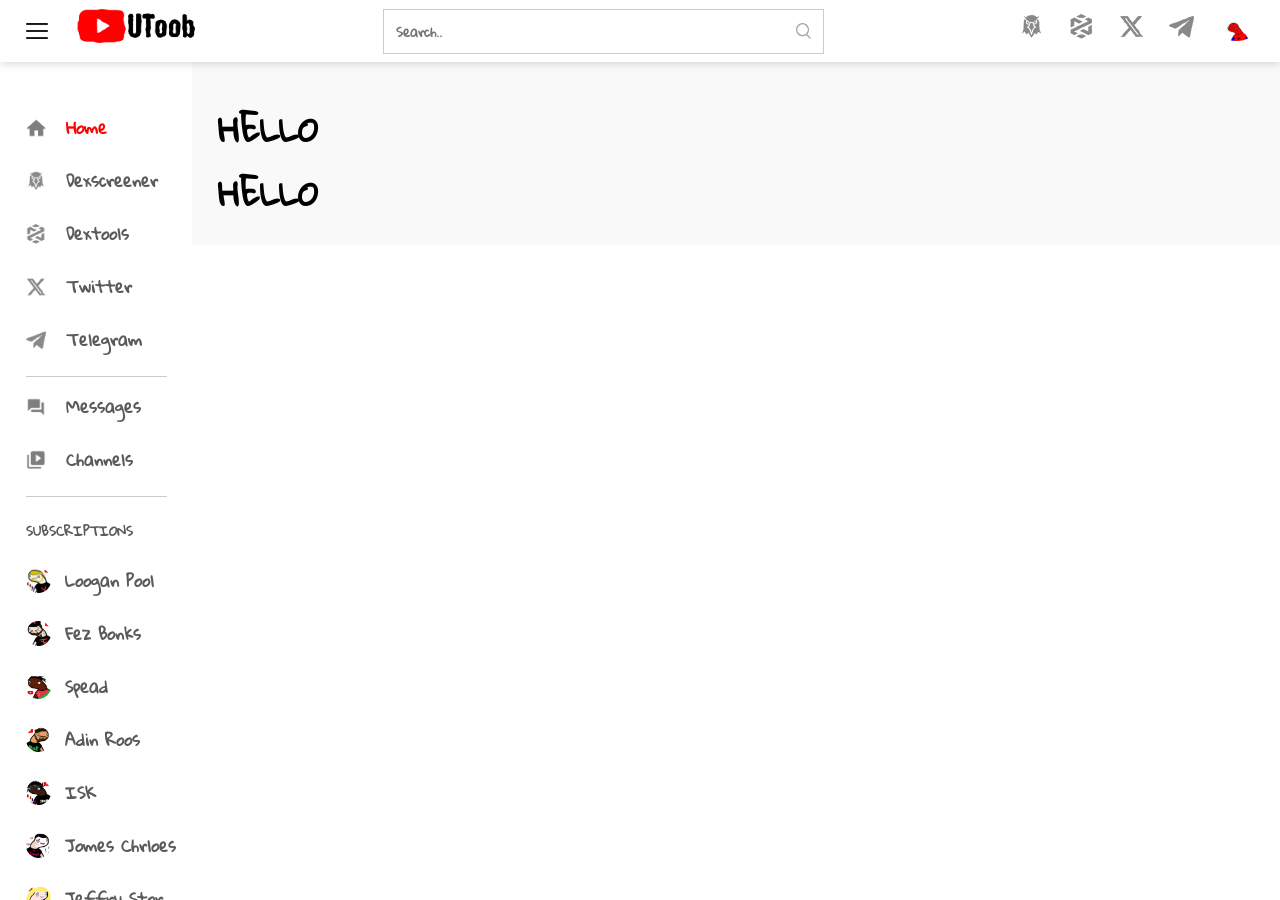
<file: pages/blank.html>
<!DOCTYPE html>
<html lang="en">
<head>
    <meta charset="UTF-8">
    <meta http-equiv="X-UA-Compatible" content="IE=edge">
    <meta name="viewport" content="width=device-width, initial-scale=1.0">
    <link href="https://fonts.googleapis.com/css2?family=Gloria+Hallelujah&display=swap" rel="stylesheet">
    <link rel="stylesheet" href="../css/style.css">
    <title>Utoob</title>
    <link rel="icon" type="image/x-icon" href="../images/favicon.ico">
</head>
<body>
    
    <nav class="flex-div">
        <div class="nav-left flex-div">
            <img src="../images/menu.png" class="menu-icon" alt="" srcset="">
            <a href="../index.html">
                <img src="../images/logo.png" class="logo" alt="" srcset="">
            </a>
        </div>
        <div class="nav-middle flex-div">
           <div class="search-box flex-div">
               <input type="text" placeholder="Search..">
               <img src="../images/search.png" alt="" srcset="">
           </div>
           <!-- <img src="../images/voice-search.png" class="mic-icon" alt="" srcset=""> -->
        </div>
        <div class="nav-right flex-div">
            <a href="https://dexscreener.com/solana/bwt7srkjigjepy1iuq6rj5dynjeivgst58gk8dflvyn3"><img src="../images/dexscreener.png" alt="" srcset=""></a>
            <a href="https://www.dextools.io/app/en/solana/pair-explorer/BWT7srKjiGjepy1iUq6rj5dYNJEivgst58gK8dfLVYn3"><img src="../images/dextools.png" alt="" srcset=""></a>
            <a href="https://twitter.com/UToobCoin"><img src="../images/twitter.png" alt="" srcset=""></a>
            <a href="https://t.me/+YZfCjIgw2Fg1ODlk"><img src="../images/telegram.png" alt="" srcset=""></a>
            </a><img src="../images/spooderpp.png" class="user-icon" alt="" srcset="">
        </div>
    </nav>

    <!-- Side Bar -->

     <div class="sidebar">
         <div class="shortcut-links">
             <a href="../index.html" class="active"><img src="../images/home.png"><p>Home</p></a>
             <a href="https://dexscreener.com/solana/bwt7srkjigjepy1iuq6rj5dynjeivgst58gk8dflvyn3"><img src="../images/dexscreener.png" alt="" srcset=""><p>Dexscreener</p></a>
             <a href="https://www.dextools.io/app/en/solana/pair-explorer/BWT7srKjiGjepy1iUq6rj5dYNJEivgst58gK8dfLVYn3"><img src="../images/dextools.png" alt="" srcset=""><p>Dextools</p></a>
             <a href="https://twitter.com/UToobCoin"><img src="../images/twitter.png" alt="" srcset=""><p>Twitter</p></a>
             <a href="https://t.me/+YZfCjIgw2Fg1ODlk"><img src="../images/telegram.png" alt="" srcset=""><p>Telegram</p></a>
             <hr>
             <a href="messages.html"><img src="../images/messages.png"><p>Messages</p></a>
             <a href="channels.html"><img src="../images/library.png"><p>Channels</p></a>
             <hr>
            </div>
          <div class="subscribed-list">
              <h3>SUBSCRIPTIONS</h3>
              <a href="#"><img src="../images/logan.jpeg"><p>Loogan Pool</p></a>
              <a href="#"><img src="../images/banks.jpeg"><p>Fez Bonks </p></a>
              <a href="#"><img src="../images/speed.jpeg"><p>Spead</p></a>
              <a href="#"><img src="../images/adin.jpeg"><p>Adin Roos</p></a>
              <a href="#"><img src="../images/isk.jpeg"><p>ISK</p></a>
              <a href="#"><img src="../images/james.jpeg"><p>Jomes Chrloes</p></a>
              <a href="#"><img src="../images/jeffStar.jpeg"><p>Jeffry Stor</p></a>
              <a href="#"><img src="../images/sketch.jpeg"><p>Skutch</p></a>
              <a href="#"><img src="../images/mrbeast.jpeg"><p>Mr Boest</p></a>
            
            </div>
        </div>

<!-- Main Body -->
<div class="container">
    
    <div class="list-container">
       
        <h1>HELLO</h1>
        
    </div>


    <h1>HELLO</h1>

</div>


<script src="../side-bar.js"></script>


</body>
</html>
</file>
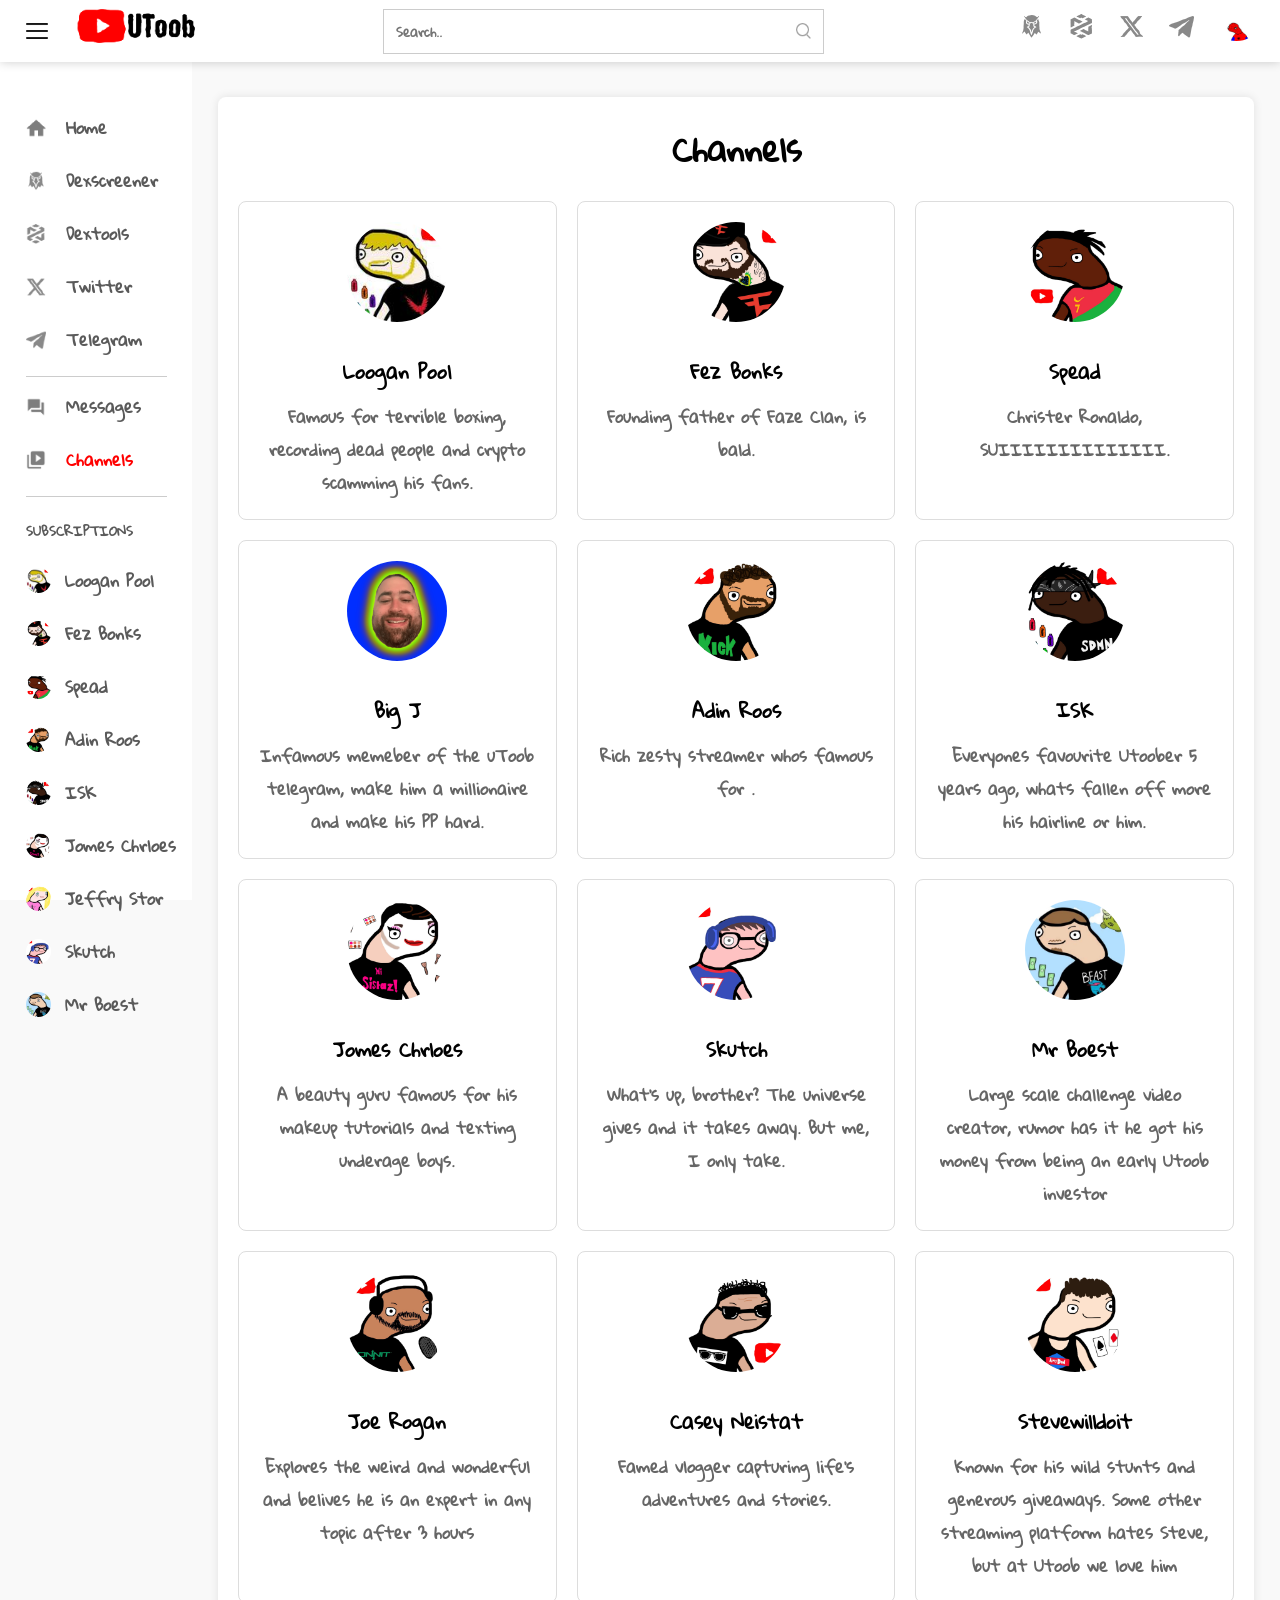
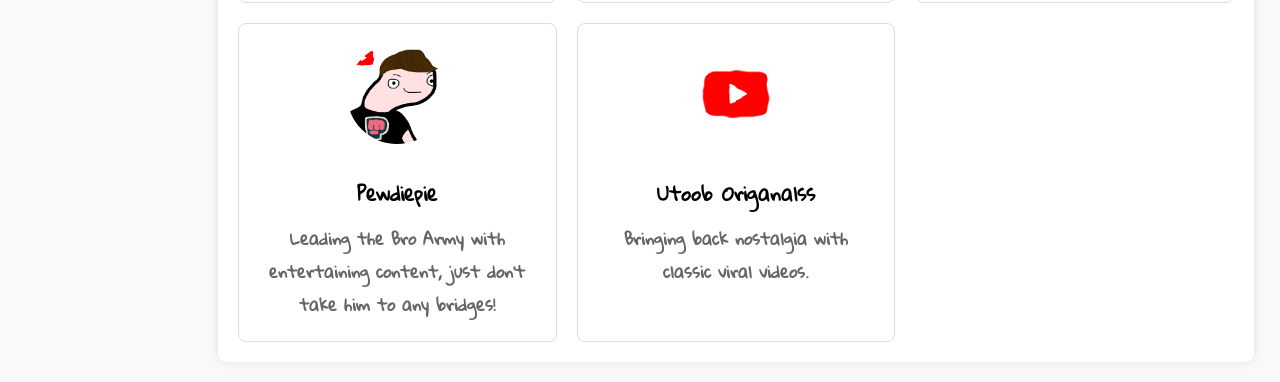
<file: pages/channels.html>
<!DOCTYPE html>
<html lang="en">
<head>
    <meta charset="UTF-8">
    <meta http-equiv="X-UA-Compatible" content="IE=edge">
    <meta name="viewport" content="width=device-width, initial-scale=1.0">
    <link href="https://fonts.googleapis.com/css2?family=Gloria+Hallelujah&display=swap" rel="stylesheet">
    <link rel="stylesheet" href="../css/style.css">
    <title>Utoob</title>
    <link rel="icon" type="image/x-icon" href="../images/favicon.ico">
</head>
<body>
    
    <nav class="flex-div">
        <div class="nav-left flex-div">
            <img src="../images/menu.png" class="menu-icon" alt="" srcset="">
            <a href="../index.html">
                <img src="../images/logo.png" class="logo" alt="" srcset="">
            </a>
        </div>
        <div class="nav-middle flex-div">
           <div class="search-box flex-div">
               <input type="text" placeholder="Search..">
               <img src="../images/search.png" alt="" srcset="">
           </div>
           <!-- <img src="../images/voice-search.png" class="mic-icon" alt="" srcset=""> -->
        </div>
        <div class="nav-right flex-div">
            <a href="https://dexscreener.com/solana/bwt7srkjigjepy1iuq6rj5dynjeivgst58gk8dflvyn3" class="user-links"><img src="../images/dexscreener.png" alt="" srcset=""></a>
            <a href="https://www.dextools.io/app/en/solana/pair-explorer/BWT7srKjiGjepy1iUq6rj5dYNJEivgst58gK8dfLVYn3" class="user-links"><img src="../images/dextools.png" alt="" srcset=""></a>
            <a href="https://twitter.com/UToobCoin" class="user-links"><img src="../images/twitter.png" alt="" srcset=""></a>
            <a href="https://t.me/+YZfCjIgw2Fg1ODlk" class="user-links"><img src="../images/telegram.png" alt="" srcset=""></a>
            </a><img src="../images/spooderpp.png" class="user-icon" alt="" srcset="">
        </div>
    </nav>

    <!-- Side Bar -->

     <div class="sidebar">
         <div class="shortcut-links">
             <a href="../index.html"><img src="../images/home.png"><p>Home</p></a>
             <a href="https://dexscreener.com/solana/bwt7srkjigjepy1iuq6rj5dynjeivgst58gk8dflvyn3"><img src="../images/dexscreener.png" alt="" srcset=""><p>Dexscreener</p></a>
             <a href="https://www.dextools.io/app/en/solana/pair-explorer/BWT7srKjiGjepy1iUq6rj5dYNJEivgst58gK8dfLVYn3"><img src="../images/dextools.png" alt="" srcset=""><p>Dextools</p></a>
             <a href="https://twitter.com/UToobCoin"><img src="../images/twitter.png" alt="" srcset=""><p>Twitter</p></a>
             <a href="https://t.me/+YZfCjIgw2Fg1ODlk"><img src="../images/telegram.png" alt="" srcset=""><p>Telegram</p></a>
             <hr>
             <a href="messages.html"><img src="../images/messages.png"><p>Messages</p></a>
             <a href="channels.html" class="active"><img src="../images/library.png"><p>Channels</p></a>
             <hr>
            </div>
          <div class="subscribed-list">
              <h3>SUBSCRIPTIONS</h3>
              <a href="#"><img src="../images/logan.jpeg"><p>Loogan Pool</p></a>
              <a href="#"><img src="../images/banks.jpeg"><p>Fez Bonks </p></a>
              <a href="#"><img src="../images/speed.jpeg"><p>Spead</p></a>
              <a href="#"><img src="../images/adin.jpeg"><p>Adin Roos</p></a>
              <a href="#"><img src="../images/isk.jpeg"><p>ISK</p></a>
              <a href="#"><img src="../images/james.jpeg"><p>Jomes Chrloes</p></a>
              <a href="#"><img src="../images/jeffStar.jpeg"><p>Jeffry Stor</p></a>
              <a href="#"><img src="../images/sketch.jpeg"><p>Skutch</p></a>
              <a href="#"><img src="../images/mrbeast.jpeg"><p>Mr Boest</p></a>
            
            </div>
        </div>

<!-- Main Body -->
<div class="centred-container">
    
    <div class="list-container">
       
    </div>

    <div class="channels-container">
        <h1>Channels</h1>
        <div class="channels-grid">
            <div class="channels-channel">
                <img src="../images/logan.jpeg" alt="Loogan Pool">
                <h2>Loogan Pool</h2>
                <p>Famous for terrible boxing, recording dead people and crypto scamming his fans.</p>
            </div>
            <div class="channels-channel">
                <img src="../images/banks.jpeg" alt="Fez Bonks">
                <h2>Fez Bonks</h2>
                <p>Founding father of Faze Clan, is bald.</p>
            </div>
            <div class="channels-channel">
                <img src="../images/speed.jpeg" alt="Spead">
                <h2>Spead</h2>
                <p>Christer  Ronaldo, SUIIIIIIIIIIIIII.</p>
            </div>
            <div class="channels-channel">
                <img src="../images/bigJ.png" alt="Big J">
                <h2>Big J</h2>
                <p>Infamous memeber of the uToob telegram, make him a millionaire and make his PP hard.</p>
            </div>
            <div class="channels-channel">
                <img src="../images/adin.jpeg" alt="Adin Roos">
                <h2>Adin Roos</h2>
                <p>Rich zesty streamer whos famous for .</p>
            </div>
            <div class="channels-channel">
                <img src="../images/isk.jpeg" alt="ISK">
                <h2>ISK</h2>
                <p>Everyones favourite Utoober 5 years ago, whats fallen off more his hairline or him.</p>
            </div>
            <div class="channels-channel">
                <img src="../images/james.jpeg" alt="Jomes Chrloes">
                <h2>Jomes Chrloes</h2>
                <p>A beauty guru famous for his makeup tutorials and texting underage boys.</p>
            </div>
            <div class="channels-channel">
                <img src="../images/sketch.jpeg" alt="Skutch">
                <h2>Skutch</h2>
                <p>What's up, brother? The universe gives and it takes away. But me, I only take.</p>
            </div>
            <div class="channels-channel">
                <img src="../images/mrbeast.jpeg" alt="Mr Boest">
                <h2>Mr Boest</h2>
                <p>Large scale challenge video creator, rumor has it he got his money from being an early Utoob investor</p>
            </div>
            <div class="channels-channel">
                <img src="../images/joeRogan.jpg" alt="Joe Rogan">
                <h2>Joe Rogan</h2>
                <p>Explores the weird and wonderful and belives he is an expert in any topic after 3 hours</p>
            </div>
            <div class="channels-channel">
                <img src="../images/casey.jpg" alt="Casey Neistat">
                <h2>Casey Neistat</h2>
                <p>Famed vlogger capturing life's adventures and stories.</p>
            </div>
            <div class="channels-channel">
                <img src="../images/stevewilldoit.jpg" alt="Stevewilldoit">
                <h2>Stevewilldoit</h2>
                <p>Known for his wild stunts and generous giveaways. Some other streaming platform hates Steve, but at Utoob we love him</p>
            </div>
            <div class="channels-channel">
                <img src="../images/pewdiepie.jpg" alt="Pewdiepie">
                <h2>Pewdiepie</h2>
                <p>Leading the Bro Army with entertaining content, just don't take him to any bridges!</p>
            </div>
            <div class="channels-channel">
                <img src="../images/SocialLogo.png" alt="YouTube Originals">
                <h2>Utoob Origanalss</h2>
                <p>Bringing back nostalgia with classic viral videos.</p>
            </div>
        </div>
    </div>

</div>


<script src="../side-bar.js"></script>


</body>
</html>
</file>
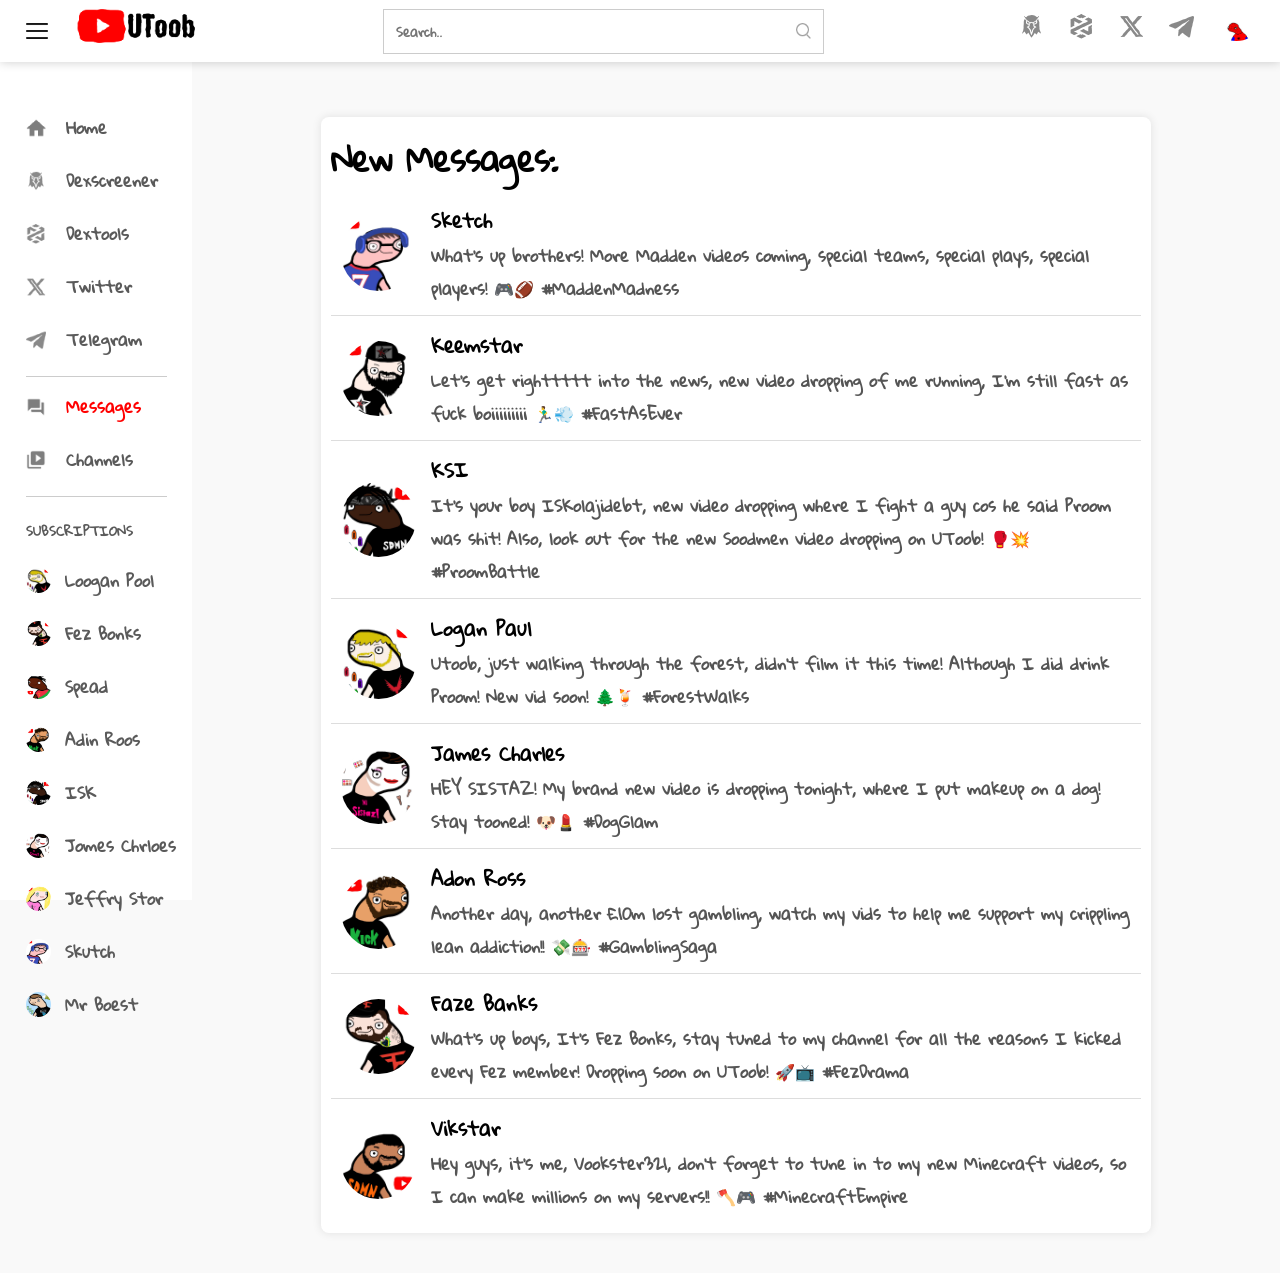
<file: pages/messages.html>
<!DOCTYPE html>
<html lang="en">
<head>
    <meta charset="UTF-8">
    <meta http-equiv="X-UA-Compatible" content="IE=edge">
    <meta name="viewport" content="width=device-width, initial-scale=1.0">
    <link href="https://fonts.googleapis.com/css2?family=Gloria+Hallelujah&display=swap" rel="stylesheet">
    <link rel="stylesheet" href="../css/style.css">
    <title>Utoob</title>
    <link rel="icon" type="image/x-icon" href="../images/favicon.ico">
</head>
<body>
    
    <nav class="flex-div">
        <div class="nav-left flex-div">
            <img src="../images/menu.png" class="menu-icon" alt="" srcset="">
            <a href="../index.html">
                <img src="../images/logo.png" class="logo" alt="" srcset="">
            </a>
        </div>
        <div class="nav-middle flex-div">
           <div class="search-box flex-div">
               <input type="text" placeholder="Search..">
               <img src="../images/search.png" alt="" srcset="">
           </div>
           <!-- <img src="../images/voice-search.png" class="mic-icon" alt="" srcset=""> -->
        </div>
        <div class="nav-right flex-div">
            <a href="https://dexscreener.com/solana/bwt7srkjigjepy1iuq6rj5dynjeivgst58gk8dflvyn3" class="user-links"><img src="../images/dexscreener.png" alt="" srcset=""></a>
            <a href="https://www.dextools.io/app/en/solana/pair-explorer/BWT7srKjiGjepy1iUq6rj5dYNJEivgst58gK8dfLVYn3" class="user-links"><img src="../images/dextools.png" alt="" srcset=""></a>
            <a href="https://twitter.com/UToobCoin" class="user-links"><img src="../images/twitter.png" alt="" srcset=""></a>
            <a href="https://t.me/+YZfCjIgw2Fg1ODlk" class="user-links"><img src="../images/telegram.png" alt="" srcset=""></a>
            </a><img src="../images/spooderpp.png" class="user-icon" alt="" srcset="">
        </div>
    </nav>

    <!-- Side Bar -->

    <div class="sidebar">
        <div class="shortcut-links">
            <a href="../index.html"><img src="../images/home.png"><p>Home</p></a>
            <a href="https://dexscreener.com/solana/bwt7srkjigjepy1iuq6rj5dynjeivgst58gk8dflvyn3"><img src="../images/dexscreener.png" alt="" srcset=""><p>Dexscreener</p></a>
            <a href="https://www.dextools.io/app/en/solana/pair-explorer/BWT7srKjiGjepy1iUq6rj5dYNJEivgst58gK8dfLVYn3"><img src="../images/dextools.png" alt="" srcset=""><p>Dextools</p></a>
            <a href="https://twitter.com/UToobCoin"><img src="../images/twitter.png" alt="" srcset=""><p>Twitter</p></a>
            <a href="https://t.me/+YZfCjIgw2Fg1ODlk"><img src="../images/telegram.png" alt="" srcset=""><p>Telegram</p></a>
            <hr>
            <a href="messages.html" class="active"><img src="../images/messages.png"><p>Messages</p></a>
            <a href="channels.html"><img src="../images/library.png"><p>Channels</p></a>
            <hr>
           </div>
         <div class="subscribed-list">
             <h3>SUBSCRIPTIONS</h3>
             <a href="#"><img src="../images/logan.jpeg"><p>Loogan Pool</p></a>
             <a href="#"><img src="../images/banks.jpeg"><p>Fez Bonks </p></a>
             <a href="#"><img src="../images/speed.jpeg"><p>Spead</p></a>
             <a href="#"><img src="../images/adin.jpeg"><p>Adin Roos</p></a>
             <a href="#"><img src="../images/isk.jpeg"><p>ISK</p></a>
             <a href="#"><img src="../images/james.jpeg"><p>Jomes Chrloes</p></a>
             <a href="#"><img src="../images/jeffStar.jpeg"><p>Jeffry Stor</p></a>
             <a href="#"><img src="../images/sketch.jpeg"><p>Skutch</p></a>
             <a href="#"><img src="../images/mrbeast.jpeg"><p>Mr Boest</p></a>
           
           </div>
       </div>

<!-- Main Body -->
<div class="centred-container">
    <div class="list-container">
        
    </div>
    <div class="notification-center">
        <p class="messages-heading">New Messages:</p>
        <!-- <h1>New Messages:</h1> -->
        <div class="message">
            <img src="../images/sketch.jpeg" alt="Profile Picture" class="profile-pic">
            <div class="message-details">
                <span class="message-name">Sketch</span>
                <span class="message-content">What's up brothers! More Madden videos coming, special teams, special plays, special players! 🎮🏈 #MaddenMadness</span>
            </div>
        </div>
        
        <div class="message">
            <img src="../images/keemstar.jpg" alt="Profile Picture" class="profile-pic">
            <div class="message-details">
                <span class="message-name">Keemstar</span>
                <span class="message-content">Let's get righttttt into the news, new video dropping of me running, I'm still fast as fuck boiiiiiiiii 🏃‍♂️💨 #FastAsEver</span>
            </div>
        </div>
        
        <div class="message">
            <img src="../images/isk.jpeg" alt="Profile Picture" class="profile-pic">
            <div class="message-details">
                <span class="message-name">KSI</span>
                <span class="message-content">It's your boy ISKolajidebt, new video dropping where I fight a guy cos he said Proom was shit! Also, look out for the new Soodmen video dropping on UToob! 🥊💥 #ProomBattle</span>
            </div>
        </div>
        
        <div class="message">
            <img src="../images/logan.jpg" alt="Profile Picture" class="profile-pic">
            <div class="message-details">
                <span class="message-name">Logan Paul</span>
                <span class="message-content">Utoob, just walking through the forest, didn't film it this time! Although I did drink Proom! New vid soon! 🌲🍹 #ForestWalks</span>
            </div>
        </div>
        
        <div class="message">
            <img src="../images/james.jpeg" alt="Profile Picture" class="profile-pic">
            <div class="message-details">
                <span class="message-name">James Charles</span>
                <span class="message-content">HEY SISTAZ! My brand new video is dropping tonight, where I put makeup on a dog! Stay tooned! 🐶💄 #DogGlam</span>
            </div>
        </div>
        
        <div class="message">
            <img src="../images/adin.jpeg" alt="Profile Picture" class="profile-pic">
            <div class="message-details">
                <span class="message-name">Adon Ross</span>
                <span class="message-content">Another day, another £10m lost gambling, watch my vids to help me support my crippling lean addiction!! 💸🎰 #GamblingSaga</span>
            </div>
        </div>
        
        <div class="message">
            <img src="../images/banks.jpeg" alt="Profile Picture" class="profile-pic">
            <div class="message-details">
                <span class="message-name">Faze Banks</span>
                <span class="message-content">What's up boys, It's Fez Bonks, stay tuned to my channel for all the reasons I kicked every Fez member! Dropping soon on UToob! 🚀📺 #FezDrama</span>
            </div>
        </div>
        
        <div class="message">
            <img src="../images/vickstar.jpg" alt="Profile Picture" class="profile-pic">
            <div class="message-details">
                <span class="message-name">Vikstar</span>
                <span class="message-content">Hey guys, it's me, Vookster321, don't forget to tune in to my new Minecraft videos, so I can make millions on my servers!! 🪓🎮 #MinecraftEmpire</span>
            </div>
        </div>
        
        
    </div>  

</div>


<script src="../side-bar.js"></script>


</body>
</html>
</file>
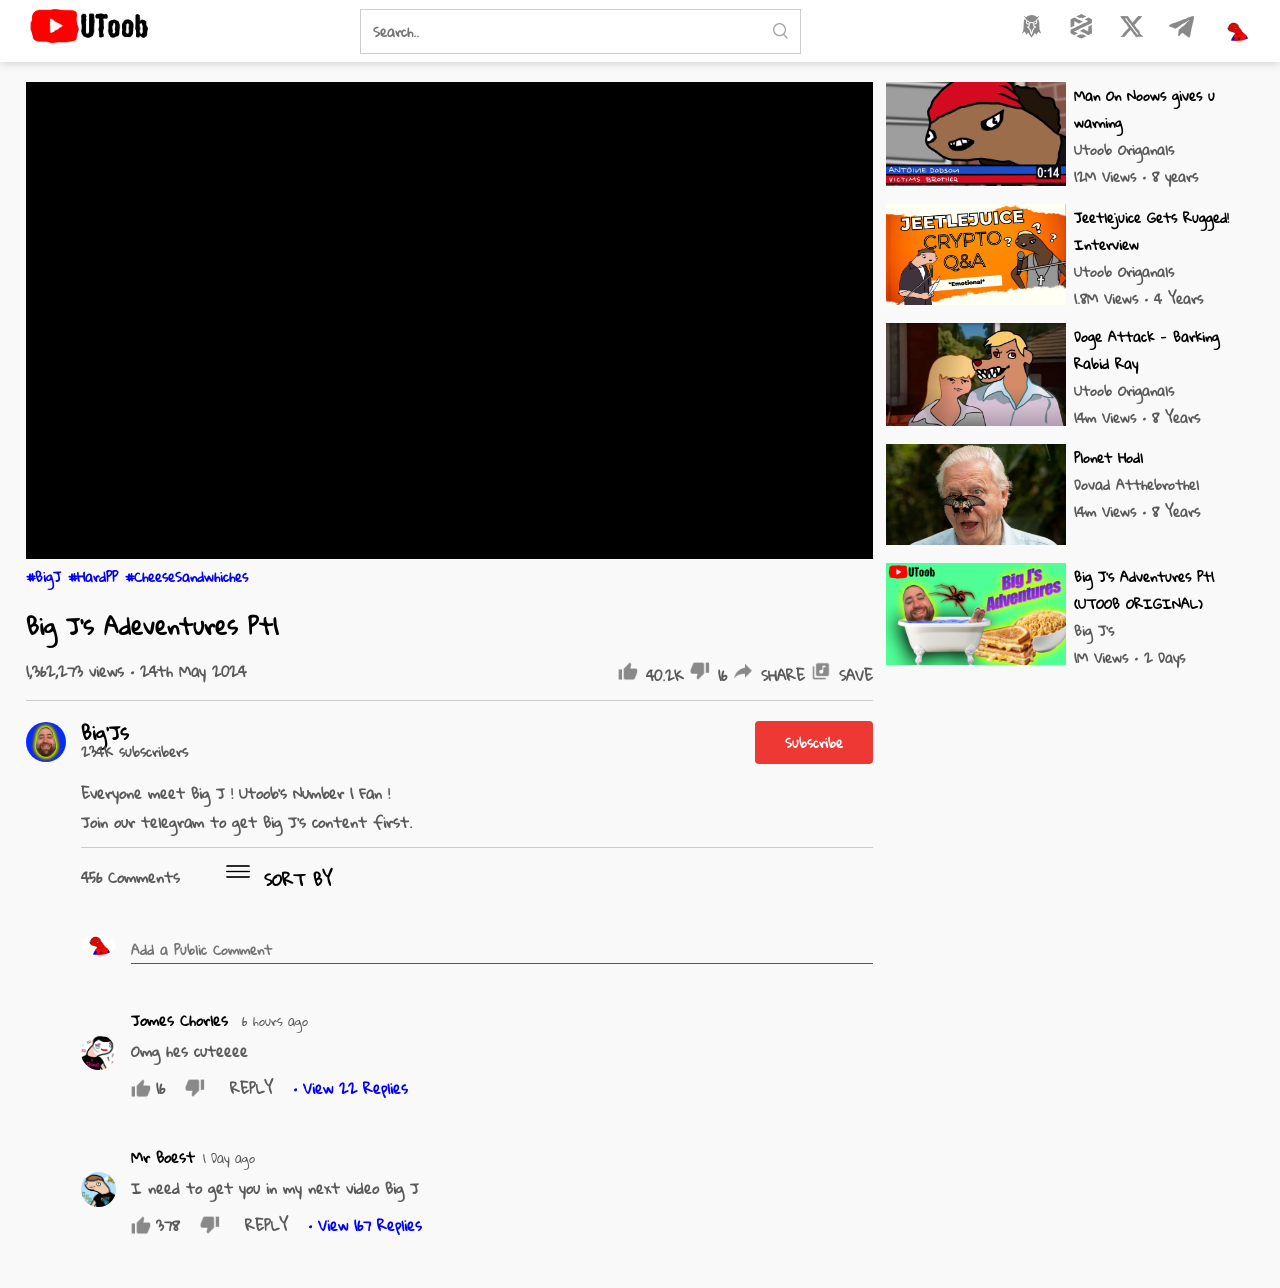
<file: videos/bigj-video-1.html>
<!DOCTYPE html>
<html lang="en">
<head>
    <meta charset="UTF-8">
    <meta http-equiv="X-UA-Compatible" content="IE=edge">
    <meta name="viewport" content="width=device-width, initial-scale=1.0">
    <link rel="stylesheet" href="../css/style.css">
    <link href="https://fonts.googleapis.com/css2?family=Gloria+Hallelujah&display=swap" rel="stylesheet">
    <title>Utoob</title>
    <link rel="icon" type="image/x-icon" href="../images/favicon.ico">
</head>

<body>
    <div id="navbar-placeholder"></div>

    <div class="container play-container">
        <div class="row">
            <div class="play-video">
                <div class="video-container">
                    <iframe src="https://www.youtube.com/embed/196e0dbVAO8?si=tOwU3hX1Oa-8KzDN&autoplay=1" title="YouTube video player" frameborder="0" allow="accelerometer; autoplay; clipboard-write; encrypted-media; gyroscope; picture-in-picture; web-share" referrerpolicy="strict-origin-when-cross-origin" allowfullscreen></iframe>
                </div>

                <div class="tags">
                    <a href="">#BigJ</a> <a href="">#HardPP</a> <a href="">#CheeseSandwhiches</a> 
                </div>
                <h3>Big J's Adeventures Pt1</h3>
                <div class="play-video-info">
                    <p>1,362,273 views &bull; 24th May 2024</p>
                    <div>
                        <img src="../images/like.png" style="width: 20px; height: 20px; margin-right: 8px; margin-top: 8px;">40.2K
                        <img src="../images/dislike.png" style="width: 20px; height: 20px; margin-right: 8px; margin-top: 8px;">16
                        <img src="../images/share.png" style="width: 20px; height: 20px; margin-right: 8px; margin-top: 8px;">SHARE
                        <img src="../images/save.png" style="width: 20px; height: 20px; margin-right: 8px; margin-top: 8px;">SAVE
                    </div>
                </div>
                <hr>
                <div class="owner">
                    <img src="../images/bigJ.png">
                    <div>
                        <p>Big'Js</p>
                        <span>234K subscribers</span>
                    </div>
                    <button type="button">Subscribe</button>
                </div>

                <div class="vid-des">
                    <p>Everyone meet Big J ! Utoob's Number 1 Fan !
                        <br> Join our telegram to get Big J's content first.
                    </p>
                    <hr>
                    <div class="cmnt">
                        <h4>456 Comments</h4>
                        <img src="../images/menu.png" alt="" srcset="">
                        <span>SORT BY</span>
                    </div>

                    <div class="add-cmnt">
                        <img src="../images/spooderpp.png" alt="" srcset="">
                        <input type="text" placeholder="Add a Public Comment">
                    </div>

                    <!-- Example of a comment -->
                    <div class="old-cmnt">
                        <img src="../images/james.jpeg" alt="" srcset="">
                        <div>
                            <h3>Jomes Chorles <span>6 hours ago</span></h3>
                            <p>Omg hes cuteeee</p>
                            <div class="cmnt-react">
                                <img src="../images/like.png" alt="" srcset="">
                                <span>16</span>
                                <img src="../images/dislike.png" alt="" srcset="">
                                <span></span>
                                <span>REPLY</span>
                                <div> &bull; View 22 Replies</div>
                            </div>
                        </div>
                    </div>
                    <!-- End of comment example -->

                    <div class="old-cmnt">
                        <img src="../images/mrbeast.jpeg" alt="" srcset="">
                        <div>
                            <h3>Mr Boest<span>1 Day ago</span></h3>
                            <p>I need to get you in my next video Big J</p>
                            <div class="cmnt-react">
                                <img src="../images/like.png" alt="" srcset="">
                                <span>378</span>
                                <img src="../images/dislike.png" alt="" srcset="">
                                <span></span>
                                <span>REPLY</span>
                                <div> &bull; View 167 Replies</div>
                            </div>
                        </div>
                    </div>
                    
                </div>
                <hr class="hide-hr">
            </div>
            <div id="right-sidebar" class="right-sidebar"></div>
        </div>
    </div>
    <script src="../js/load-navbar.js"></script>
    <script src="../js/video-side-bar.js"></script>
</body>
</html>
</file>
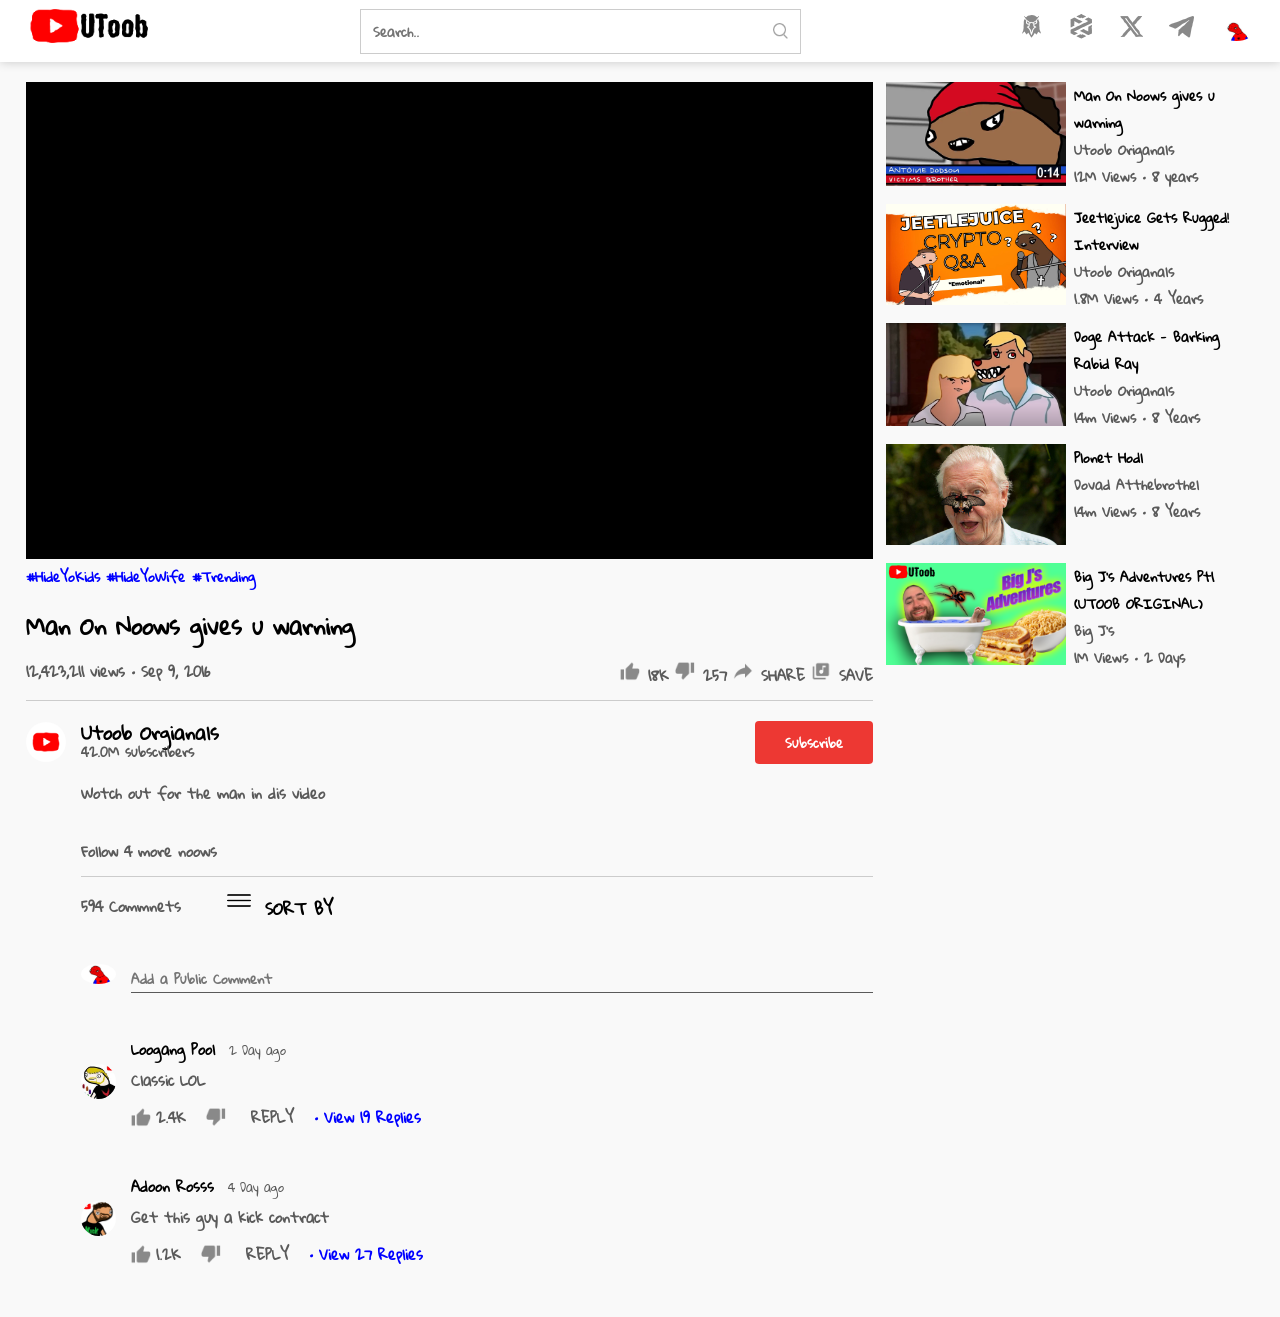
<file: videos/video-1 copy 2.html>
<!DOCTYPE html>
<html lang="en">
<head>
    <meta charset="UTF-8">
    <meta http-equiv="X-UA-Compatible" content="IE=edge">
    <meta name="viewport" content="width=device-width, initial-scale=1.0">
    <link rel="stylesheet" href="../css/style.css">
    <link href="https://fonts.googleapis.com/css2?family=Gloria+Hallelujah&display=swap" rel="stylesheet">
    <title>Utoob</title>
    <link rel="icon" type="image/x-icon" href=".../images/favicon.ico">
</head>

<body>
    
    
    <div id="navbar-placeholder"></div>


    <div class="container play-container">
        <div class="row">
            <div class="play-video">
                <div class="video-container">
                    <!-- <iframe src="https://youtu.be/grbQCI5YTE8?autoplay=1" frameborder="0" allow="autoplay; encrypted-media" allowfullscreen></iframe> -->
                    <iframe src="https://www.youtube.com/embed/grbQCI5YTE8?si=YcZFOMf0zIXTj7jY&autoplay=1" title="YouTube video player" frameborder="0" allow="accelerometer; autoplay; clipboard-write; encrypted-media; gyroscope; picture-in-picture; web-share" referrerpolicy="strict-origin-when-cross-origin" allowfullscreen></iframe>
                </div>
                

                <div class="tags">
                    <a href="">#HideYoKids </a> <a href="">#HideYoWife</a> <a href=""> #Trending</a> 
                </div>
                <h3>Man On Noows gives u warning</h3>
                <div class="play-video-info">
                    <p>12,423,211 views &bull; Sep 9, 2016</p>
                    <div>
                        <img src="../images/like.png" style="width: 20px; height: 20px; margin-right: 8px; margin-top: 8px;">18K
                        <img src="../images/dislike.png" style="width: 20px; height: 20px; margin-right: 8px; margin-top: 8px;">257
                        <img src="../images/share.png" style="width: 20px; height: 20px; margin-right: 8px; margin-top: 8px;">SHARE
                        <img src="../images/save.png" style="width: 20px; height: 20px; margin-right: 8px; margin-top: 8px;">SAVE
                    </div>
                </div>
                <hr>
                <div class="owner">
                    <img src="../images/SocialLogo.png">
                    <div>
                        <p> Utoob Orgianals </p>
                        <span>42.0M subscribers</span>
                    </div>
                    <button type="button">Subscribe</button>

                </div>

                <div class="vid-des">
                    <p>
                        Wotch out for the man in dis video 
                        <br><br>
                        Follow 4 more noows 
                    </p>
                    <hr>
                    <div class="cmnt">
                        <h4>594 Commnets</h4>
                        <img src="../images/menu.png" alt="" srcset="">
                        <span>SORT BY</span>
                    </div>

                    <div class="add-cmnt">
                        <img src="../images/spooderpp.png" alt="" srcset="">
                        <input type="text" placeholder="Add a Public Comment">
                    </div>

                    <div class="old-cmnt">
                        <img src="../images/logan.jpeg" alt="" srcset="">
                        <div>
                            <h3>
                                Loogang Pool <span>2 Day ago</span>
                            </h3>
                            <p>Classic LOL</p>

                                <div class="cmnt-react">
                                    <img src="../images/like.png" alt="" srcset="">
                                    <span>2.4K</span>
                                    <img src="../images/dislike.png" alt="" srcset="">
                                    <span></span>
                                    <span>REPLY</span>
                                    <!-- <a href="http://">ALL Replies</a> -->
                                    <div> &bull; View 19 Replies</div>
                                </div>
                        </div>
                    </div>

                    <div class="old-cmnt">
                        <img src="../images/adin.jpeg" alt="" srcset="">
                        <div>
                            <h3>
                                Adoon Rosss <span>4 Day ago</span>
                            </h3>
                            <p>Get this guy a kick contract</p>

                                <div class="cmnt-react">
                                    <img src="../images/like.png" alt="" srcset="">
                                    <span>1.2K</span>
                                    <img src="../images/dislike.png" alt="" srcset="">
                                    <span></span>
                                    <span>REPLY</span>
                                    <!-- <a href="http://">ALL Replies</a> -->
                                    <div> &bull; View 27 Replies</div>
                                </div>
                        </div>
                    </div>
                </div>
                <hr class="hide-hr">
            </div>
            <div id="right-sidebar" class="right-sidebar">
            </div>
        </div>
    </div>
    <script src="../js/load-navbar.js"></script>
    <script src="../js/video-side-bar.js"></script>
</body>
</html>
</file>
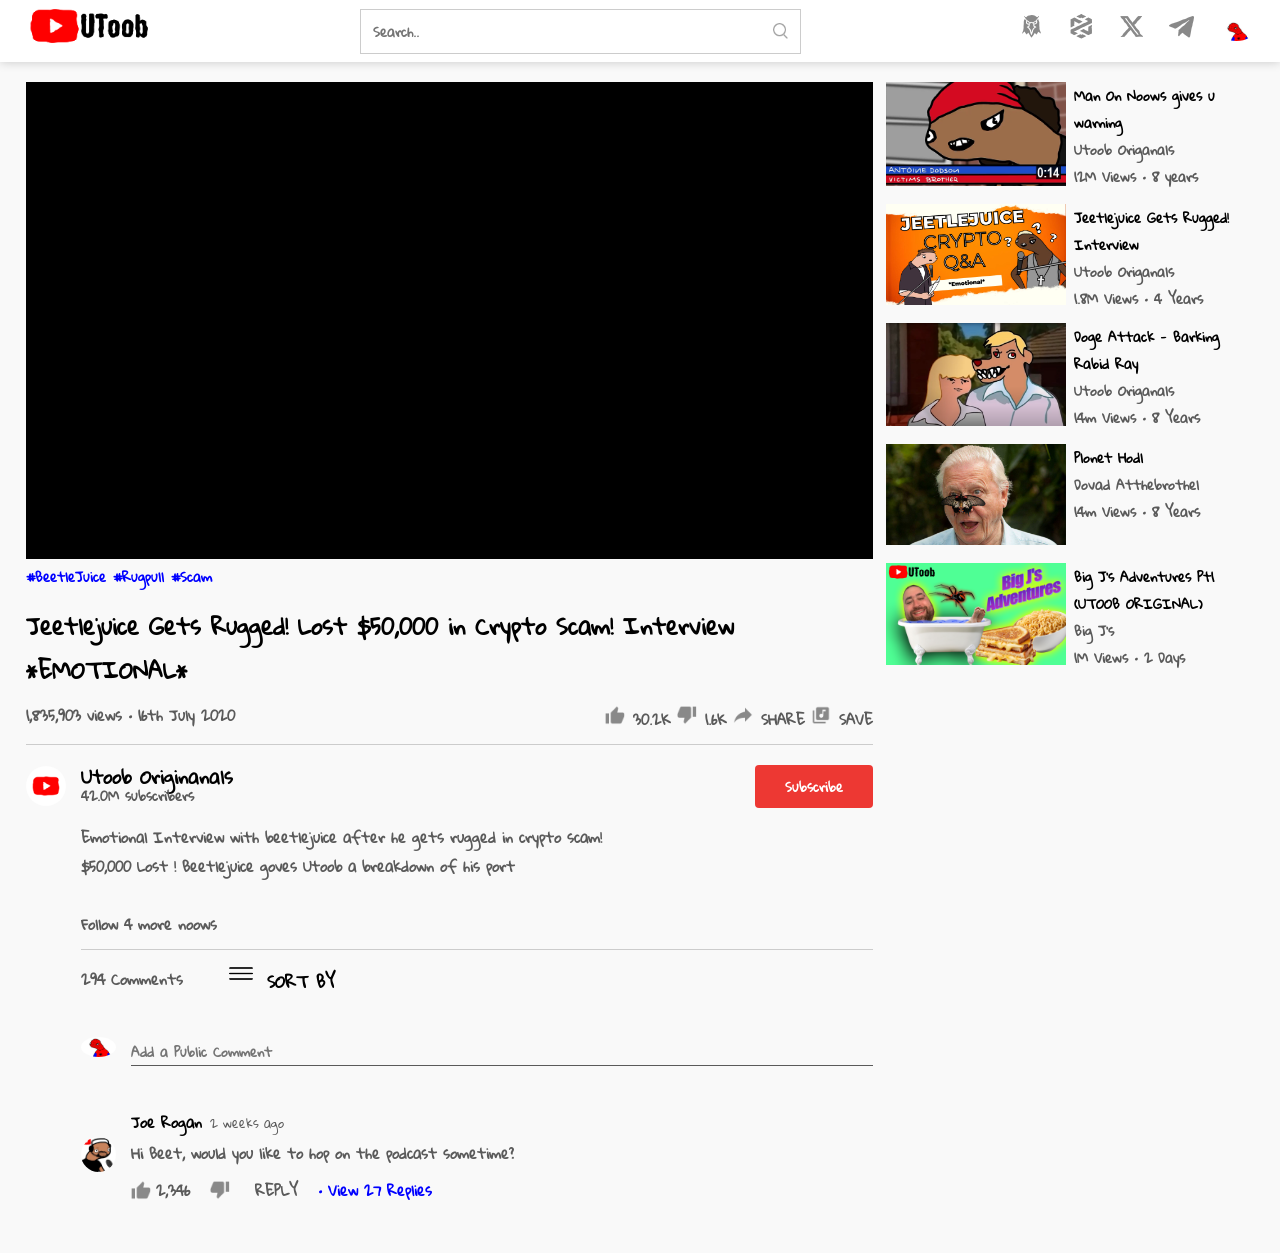
<file: videos/video-2 copy 2.html>
<!DOCTYPE html>
<html lang="en">
<head>
    <meta charset="UTF-8">
    <meta http-equiv="X-UA-Compatible" content="IE=edge">
    <meta name="viewport" content="width=device-width, initial-scale=1.0">
    <link rel="stylesheet" href="../css/style.css">
    <link href="https://fonts.googleapis.com/css2?family=Gloria+Hallelujah&display=swap" rel="stylesheet">
    <title>Utoob</title>
    <link rel="icon" type="image/x-icon" href="../images/favicon.ico">
</head>

<body>
    <div id="navbar-placeholder"></div>

    <div class="container play-container">
        <div class="row">
            <div class="play-video">
                <div class="video-container">
                    <iframe src="https://www.youtube.com/embed/lPDmt2LdcXA?si=PPTQQHbd6JT8Ajr9&autoplay=1" title="YouTube video player" frameborder="0" allow="accelerometer; autoplay; clipboard-write; encrypted-media; gyroscope; picture-in-picture; web-share" referrerpolicy="strict-origin-when-cross-origin" allowfullscreen></iframe>
                </div>

                <div class="tags">
                    <a href="">#BeetleJuice</a> <a href="">#Rugpull</a> <a href="">#Scam</a> 
                </div>
                <h3>Jeetlejuice Gets Rugged! Lost $50,000 in Crypto Scam! Interview *EMOTIONAL*</h3>
                <div class="play-video-info">
                    <p>1,835,903 views &bull; 16th July 2020</p>
                    <div>
                        <img src="../images/like.png" style="width: 20px; height: 20px; margin-right: 8px; margin-top: 8px;">30.2K
                        <img src="../images/dislike.png" style="width: 20px; height: 20px; margin-right: 8px; margin-top: 8px;">1.6K
                        <img src="../images/share.png" style="width: 20px; height: 20px; margin-right: 8px; margin-top: 8px;">SHARE
                        <img src="../images/save.png" style="width: 20px; height: 20px; margin-right: 8px; margin-top: 8px;">SAVE
                    </div>
                </div>
                <hr>
                <div class="owner">
                    <img src="../images/SocialLogo.png">
                    <div>
                        <p>Utoob Originanals</p>
                        <span>42.0M subscribers</span>
                    </div>
                    <button type="button">Subscribe</button>
                </div>

                <div class="vid-des">
                    <p>Emotional Interview with beetlejuice after he gets rugged in crypto scam!
                        <br>$50,000 Lost ! Beetlejuice goves Utoob a breakdown of his port
                        <br><br>Follow 4 more noows
                    </p>
                    <hr>
                    <div class="cmnt">
                        <h4>294 Comments</h4>
                        <img src="../images/menu.png" alt="" srcset="">
                        <span>SORT BY</span>
                    </div>

                    <div class="add-cmnt">
                        <img src="../images/spooderpp.png" alt="" srcset="">
                        <input type="text" placeholder="Add a Public Comment">
                    </div>

                    <!-- Example of a comment -->
                    <div class="old-cmnt">
                        <img src="../images/joeRogan.jpeg" alt="" srcset="">
                        <div>
                            <h3>Joe Rogan<span>2 weeks ago</span></h3>
                            <p>Hi Beet, would you like to hop on the podcast sometime?</p>
                            <div class="cmnt-react">
                                <img src="../images/like.png" alt="" srcset="">
                                <span>2,346</span>
                                <img src="../images/dislike.png" alt="" srcset="">
                                <span></span>
                                <span>REPLY</span>
                                <div> &bull; View 27 Replies</div>
                            </div>
                        </div>
                    </div>
                    <!-- End of comment example -->
                    
                </div>
                <hr class="hide-hr">
            </div>
            <div id="right-sidebar" class="right-sidebar"></div>
        </div>
    </div>
    <script src="../js/load-navbar.js"></script>
    <script src="../js/video-side-bar.js"></script>
</body>
</html>
</file>
<file: css/style.css>
@font-face {
    font-family: 'Samuels';
    src: url('./fonts/samuels.woff') format('woff');
    font-weight: normal;
    font-style: normal;
}

.title-big {
    font-size: 16px; /* Change the size as needed */
    font-weight: bold; /* Optional: Makes the text bold */
}



*{
    margin: 0;
    padding: 0;
    font-family: 'Gloria Hallelujah', cursive;
    box-sizing: border-box;
    font-weight: 900;
}
a{
    text-decoration: none;
    color: #5a5a5a;
}

img{
    cursor: pointer;
}

.flex-div{
     display: flex;
     align-items: center;

}
nav{
    padding: 0px 2%;
    justify-content: space-between;
    box-shadow: 0 0 10px rgba(0, 0, 0, 0.2);
    background: #fff;
    position: sticky;
    top: 0;
    z-index: 10;
}


.nav-right img{
    width: 25px;
    margin-right: 25px;
}

.nav-right .user-icon{
width: 35px;
margin-right: 0px;
border-radius: 50%;

}

.nav-left .menu-icon{
    width: 22px;
    margin-right: 25px;

}

.nav-left .logo{
    width: 130px;

}

.nav-middle .mic-icon{
    width: 16px;

}
.nav-middle .search-box{
    border: 1px solid #ccc;
    margin-right: 15px;
    padding: 8px 12px;
    /* border-radius: 25px; */
}

.nav-middle .search-box input{
    width: 400px;
    border: 0;
    outline: 0;
    background: transparent;
}
.nav-middle .search-box img{
    width: 15px;
   
}

/* sidebar */
.sidebar{
    background: #fff;
    width: 15%;
    height: 100vh;
    position: fixed;
    top: 0;
    padding-left: 2%;
    padding-top: 98px;

}

.shortcut-links a img{
width: 20px;
margin-right: 20px;
}

.shortcut-links a{
    display: flex;
    align-items: center;
    margin-bottom: 20px;
    width: fit-content;
    flex-wrap: wrap;
    margin-top: 13px;
}

.shortcut-links a.active {
    color: red;
}

.sidebar hr{
    border: 0;
    height: 1px;
    background: #ccc;
    width: 85%;
}
.subscribed-list h3{
    font-size: 13px;
    margin: 20px 0;
    color: #5a5a5a;
}
.subscribed-list a{
    display: flex;
    align-items: center;
    margin-bottom: 20px;
    width: fit-content;
    flex-wrap: wrap;
}
.subscribed-list a img{
    width: 25px;
    border-radius: 50%;
    margin-right: 14px;
}


.small-sidebar{
    width: 5%;
}
.small-sidebar .shortcut-links a p  , .small-sidebar .subscribed-list a , .small-sidebar h3{
    display: none;
}

.small-sidebar hr{
    width: 50%;
    margin-bottom: 25px;
    display: none;

}
/* main Body */
.container{
   background: #f9f9f9;
   padding-left: 17%;
   padding-right: 2%;
   padding-top: 20px;
   padding-bottom: 20px;
}

.centred-container{
   background: #f9f9f9;
   padding-left: 17%;
   padding-right: 2%;
   padding-top: 20px;
   padding-bottom: 20px;
   display: flex;
   justify-content: center;
   align-items: center;
    flex-direction: column;
    min-height: 100vh;
}

.large-container{
    padding-left: 7%; 
}
.banner{
    width: 100%;
    display: none;
}

.banner img{
    width: 100%;
    border-radius: 8px;
}


.list-container{
    display: grid;
    grid-template-columns: repeat(auto-fit, minmax(250px, 1fr));
    grid-column-gap: 16px;
    grid-row-gap: 30px;
    margin-top: 15px;
}

.list-container-2{
    display: grid;
}

.vid-list .thumbnail{
   width: 100%;
   border-radius: 5px;

}
.vid-list .flex-div{
    align-items: flex-start;
    margin-top: 7px;
}

.vid-list .flex-div img{
    width: 35px;
    margin-right: 10px;
    border-radius: 50%;
}

.vid-info{
    color: #5a5a5a;
    font-size: 13px;

}

.vid-info a{
    color: black;
    font-weight: 600;
    display: block;
    margin: bottom 5px;;
}


@media (max-width: 900px) {
    /* .menu-icon {

    } */

    .sidebar {
        display: none;
        background: #fff;
        width: 100%;
        height: calc(100vh - 50px);
        position: fixed;
        top: 50px;
        left: 0;
        padding-left: 2%;
        padding-top: 20px;
        z-index: 999;
    }

    .sidebar.full-screen-sidebar {
        display: block; /* Show sidebar in full screen mode on mobile */
    }

    .container, .large-container, .centred-container {
        padding-left: 5%;
        padding-right: 5%;
    }

    .nav-right .user-icon {
        width: 50px;
    }

    .nav-middle .search-box {
        width: 100px;
        display: none;
    }

    .nav-middle .mic-icon {
        display: none;
    }

    .logo {
        width: 90px;
    }

    .user-links{
        display: none;
    }

    .subscribed-list{
        display: none;
    }

}

/*******      Video -9      *****/


.play-container{
    padding-left: 2% !important;
}

.row{
    display: flex;
    justify-content: space-between;
    flex-wrap: wrap;

}
.play-video{
    flex-basis: 69%;
}

.right-sidebar{
    flex-basis: 30%;
}

.play-video video{
    width: 100%;
}
.side-video-list{

    display: flex;
    justify-content: space-between;
    margin-bottom: 8px;
}

.side-video-list img{
    width: 100%;

}
.side-video-list .small-thumbnail{
    flex-basis: 49%;

}

.side-video-list .vid-info{

    flex-basis: 49%;
}

.play-video .tags a{
   
    color: #0000ff;
    font-size: 13px;
}

.play-video h3{
    font-weight: 600;
    font-size: 22px;
    margin-top: 12px;
}

.play-video .play-video-info{
    display: flex;
    align-items: center;
    justify-content: space-between;
    flex-wrap: wrap;
    margin-top: 5px;
    font-size: 14px;
    color: #5a5a5a;
}

.play-video .play-video-info a img{
    width: 20px;
    margin-right: 8px;

}

.play-video .play-video-info a{
    display: inline-flex;
    align-items: center;
    margin-left: 15px;

}

.play-video hr{
    border: 0;
    height: 1px;
    background: #ccc;
    margin: 10px 0;
}

.owner{
    display: flex;
    align-items: center;
    margin-top: 20px;
}

.owner div{
    flex: 1;
    line-height: 18px;   
}

.owner img{
    width: 40px;
    border-radius: 50%;
    margin-right: 15px;
}

.owner p{
    color: #000;
    font-weight: 600;
    font-size: 18px;
}


.owner span{
    font-size: 13px;
    color: #5a5a5a;
}

.video-container {
    position: relative;
    padding-bottom: 56.25%; /* 16:9 aspect ratio */
    height: 0;
    overflow: hidden;
    max-width: 100%;
    background: #000;
}

.video-container iframe {
    position: absolute;
    top: 0;
    left: 0;
    width: 100%;
    height: 100%;
    border: 0;
}



.owner button{
    background: #ed3833;
    color: #fff;
    padding: 8px 30px;
    border: 0;
    outline: 0;
    border-radius: 4px;
    cursor: pointer;
}

.vid-des{
    padding-left: 55px;
    margin: 15px 0;
}

.vid-des p{
    
    font-size: 14px;
    margin-bottom: 5px;
    color: #5a5a5a;
}

.vid-des .cmnt{
    display: flex;
    margin-top: 15px;
}
.cmnt img{
    width: 24px;
    height: 17px;
    margin-left: 46px;
    margin-right: 14px;
}

.vid-des h4{
    font-size: 14px;
    color: #5a5a5a;
    /* margin-top: 15px; */
}

.add-cmnt{
    display: flex;
    align-items: center;
    margin: 30px 0;
}

.add-cmnt img{
    width: 35px;
    border-radius: 50%;
    margin-right: 15px;
}

.add-cmnt input{
    border: 0;
    outline: 0;
    border-bottom: 1px solid #5a5a5a;
    width: 100%;
    padding-top: 10px;
    background: transparent;
}

.old-cmnt{
    display: flex;
    align-items: center;
    margin: 20px 0;
}

.old-cmnt img{
    width: 35px;
    border-radius: 50%;
    margin-right: 15px;
}

.old-cmnt h3{
    font-size: 14px;
    margin-bottom: 2px;
}

.old-cmnt h3 span{
    font-size: 12px;
    color: #5a5a5a;
    font-weight: 500;
    margin-left: 8px;
}

.old-cmnt .cmnt-react{
    display: flex;
    align-items: center;
    margin:8px 0;
    font-size: 14px;
}

.old-cmnt .cmnt-react img{

    width: 20px;
    border-radius: 0;
    margin-right: 5px;
}

.old-cmnt .cmnt-react span{
    margin-right: 20px;
    color: #5a5a5a;

}

.old-cmnt .cmnt-react div{
    color: blue;
    display: block;
}
.hide-hr{
    display: none;
}
@media (max-width: 900px){

    .play-video{
        flex-basis: 100%;
    }


    .right-sidebar{
        flex-basis: 100%;
        margin-top: 35px;
    }

    .play-container{
        padding-left: 5%;
    }

    .vid-des {
        padding-left: 5px;
    }
 
    .play-video .play-video-info a{
        margin-left: 0;
        margin-right: 15px;
        margin-top: 15px;
    }
    
    .hide-hr{
        display: block;
    }

}

.notification-center {
    max-width: 80%;
    margin: 20px auto;
    padding: 10px;
    background-color: #fff;
    border-radius: 8px;
    box-shadow: 0 0 10px rgba(0, 0, 0, 0.1); 
}

.message {
    display: flex;
    align-items: center;
    padding: 10px;
    border-bottom: 1px solid #ddd;
}

.message:last-child {
    border-bottom: none;
}

.profile-pic {
    width: 75px;
    height: 75px;
    border-radius: 50%;
    margin-right: 15px;
}

.message-details {
    flex: 1;
}

.message-name {
    font-weight: bold;
    display: block;
    font-size: 1.2em;
}

.message-content {
    color: #555;
}

@media (max-width: 800px) {

    .notification-center {
        max-width: 100%; /* Ensures it stays responsive */
        margin: 0;
    }

    .message {
        flex-direction: column;
        align-items: flex-start;
    }

    .profile-pic {
        margin-bottom: 10px;
    }

    .message-details {
        display: flex;
        flex-direction: column;
        align-items: flex-start;
    }
}

    .messages-heading{
        font-size: xx-large;
        font-weight: 900;
    }

    .channels-container {
        max-width: 1200px;
        width: 100%;
        padding: 20px;
        background-color: #fff;
        box-shadow: 0 0 10px rgba(0, 0, 0, 0.1);
        border-radius: 8px;
        display: flex;
        flex-direction: column;
        align-items: center;
    }
    
    .channels-container h1 {
        text-align: center;
        margin-bottom: 20px;
    }
    
    .channels-grid {
        display: grid;
        grid-template-columns: repeat(3, 1fr);
        gap: 20px;
        width: 100%;
    }
    
    .channels-channel {
        text-align: center;
        border: 1px solid #ddd;
        border-radius: 8px;
        padding: 20px;
        transition: transform 0.2s;
    }
    
    .channels-channel img {
        width: 100px;
        height: 100px;
        border-radius: 50%;
        margin-bottom: 10px;
    }
    
    .channels-channel h2 {
        margin: 10px 0;
        font-size: 1.2em;
    }
    
    .channels-channel p {
        color: #666;
    }
    
    .channels-channel:hover {
        transform: scale(1.05);
    }
    
    /* Media Queries for Responsiveness */
    @media (max-width: 1024px) {
        .channels-grid {
            grid-template-columns: repeat(2, 1fr);
        }
    }
    
    @media (max-width: 768px) {
        .channels-grid {
            grid-template-columns: 1fr;
        }
    
        .channels-channel {
            margin: 0 auto;
        }
    }
</file>
